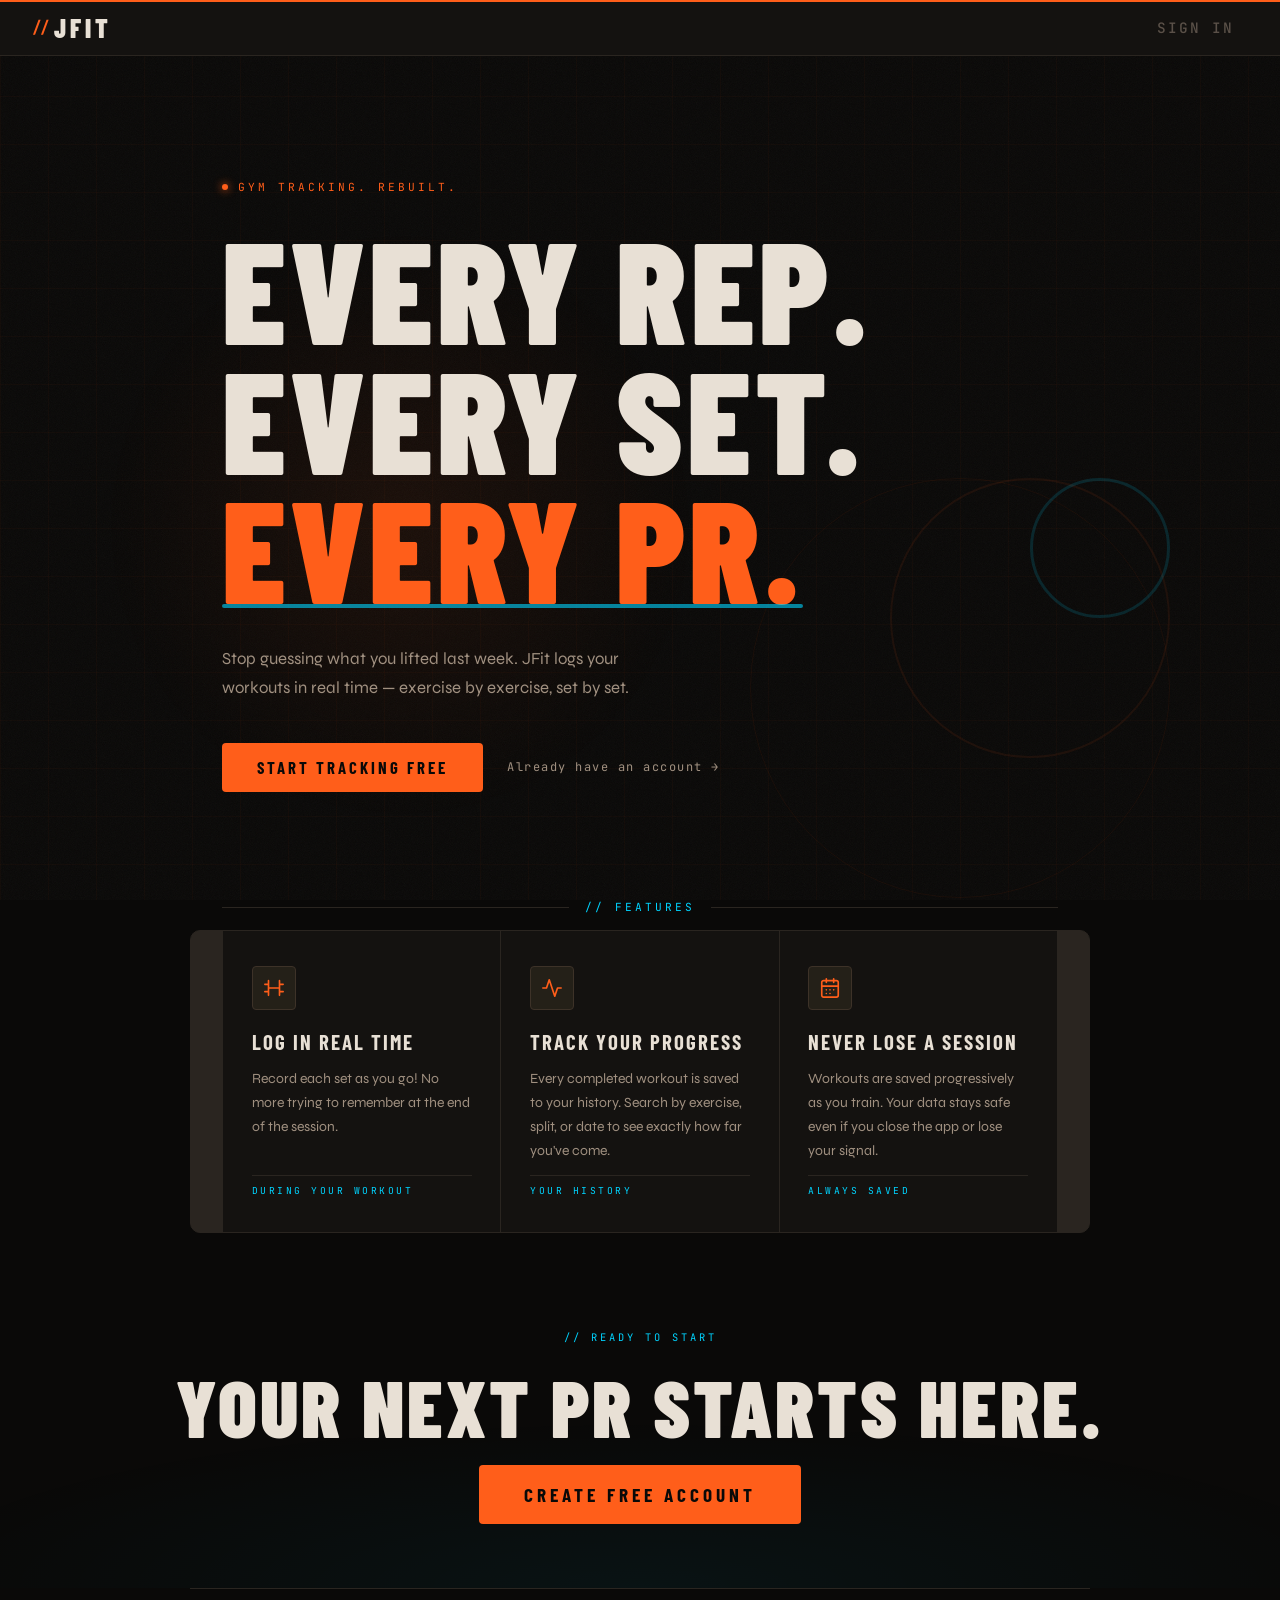
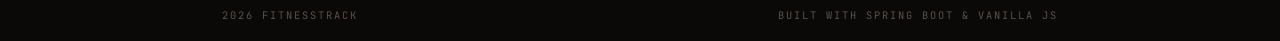
<file: frontend/index.html>
<!DOCTYPE html>
<html lang="en">
    <head>
        <meta charset="UTF-8">
        <meta name="viewport" content="width=device-width, initial-scale=1.0">
        <title>Just Fitness</title>
        <link rel="stylesheet" href="style.css">
    </head>
    <body class="landing-page">

        <nav id="nav">
            <h1>JFit</h1>
            <a href="pages/signin.html">Sign In</a>
            <a href="pages/dashboard.html" id="dashboard-link" style="display:none">Dashboard</a>
            <a href="#" id="logout-link" onclick="logout()" style="display:none">Logout</a>
        </nav>

        <section class="hero">
            <div class="hero-eyebrow">
                <span class="eyebrow-dot"></span>
                <span>Gym Tracking. Rebuilt.</span>
            </div>

            <h1 class="hero-headline">
                Every Rep.<br>
                Every Set.<br>
                <em>Every PR.</em>
            </h1>

            <p class="hero-sub">
                Stop guessing what you lifted last week.
                JFit logs your workouts in real time —
                exercise by exercise, set by set.
            </p>

            <div class="hero-cta">
                <a href="pages/signup.html" class="cta-primary">Start Tracking Free</a>
                <a href="pages/signin.html" class="cta-ghost">Already have an account →</a>
            </div>

            <div class="hero-ring hero-ring--1" aria-hidden="true"></div>
            <div class="hero-ring hero-ring--2" aria-hidden="true"></div>
            <div class="hero-ring hero-ring--3" aria-hidden="true"></div>
        </section>

        <div class="section-divider" aria-hidden="true">
            <span>// FEATURES</span>
        </div>

        <section class="features">

            <div class="feature-card">
                <div class="feature-icon">
                    <svg width="22" height="22" viewBox="0 0 24 24" fill="none" stroke="currentColor" stroke-width="1.8" stroke-linecap="round" stroke-linejoin="round">
                        <path d="M6 4v16M18 4v16M2 8h4M18 8h4M2 16h4M18 16h4M6 12h12"/>
                    </svg>
                </div>
                <h3>Log In Real Time</h3>
                <p>Record each set as you go! No more trying to remember at the end of the session.</p>
                <div class="feature-tag">DURING YOUR WORKOUT</div>
            </div>

            <div class="feature-card">
                <div class="feature-icon">
                    <svg width="22" height="22" viewBox="0 0 24 24" fill="none" stroke="currentColor" stroke-width="1.8" stroke-linecap="round" stroke-linejoin="round">
                        <polyline points="22 12 18 12 15 21 9 3 6 12 2 12"/>
                    </svg>
                </div>
                <h3>Track Your Progress</h3>
                <p>Every completed workout is saved to your history. Search by exercise, split, or date to see exactly how far you've come.</p>
                <div class="feature-tag">YOUR HISTORY</div>
            </div>

            <div class="feature-card">
                <div class="feature-icon">
                    <svg width="22" height="22" viewBox="0 0 24 24" fill="none" stroke="currentColor" stroke-width="1.8" stroke-linecap="round" stroke-linejoin="round">
                        <rect x="3" y="4" width="18" height="18" rx="2"/><path d="M16 2v4M8 2v4M3 10h18"/>
                        <path d="M8 14h.01M12 14h.01M16 14h.01M8 18h.01M12 18h.01"/>
                    </svg>
                </div>
                <h3>Never Lose a Session</h3>
                <p>Workouts are saved progressively as you train. Your data stays safe even if you close the app or lose your signal.</p>
                <div class="feature-tag">ALWAYS SAVED</div>
            </div>

        </section>

        <section class="closing-cta">
            <p class="closing-label">// READY TO START</p>
            <h2 class="closing-headline">Your next PR starts here.</h2>
            <a href="pages/signup.html" class="cta-primary cta-large">Create Free Account</a>
        </section>

        <footer class="landing-footer">
            <span>2026 FitnessTrack</span>
            <span>Built with Spring Boot &amp; Vanilla JS</span>
        </footer>

        <!-- Confirmation Modal -->
        <div id="confirm-modal" class="modal-overlay" style="display:none">
            <div class="modal">
                <p class="modal-message" id="modal-message"></p>
                <div class="modal-actions">
                    <button class="modal-confirm" id="modal-confirm-btn">Confirm</button>
                    <button class="modal-cancel" onclick="closeModal()">Cancel</button>
                </div>
            </div>
        </div>

        <script src="js/api.js"></script>
        <script src="js/app.js"></script>
    </body>
</html>
</file>
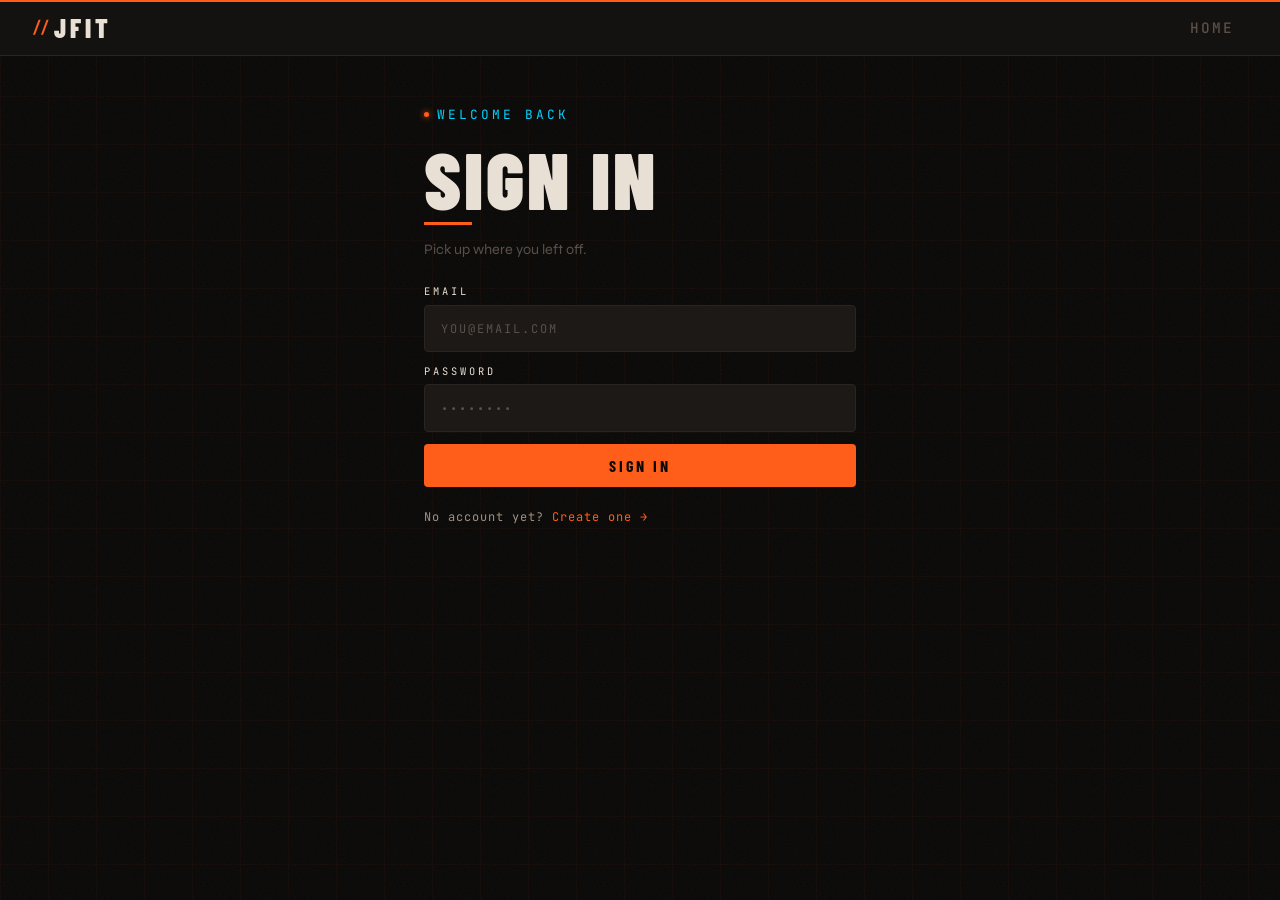
<file: frontend/pages/dashboard.html>
<!DOCTYPE html>
<html lang="en">
    <head>
        <meta charset="UTF-8">
        <title>Dashboard</title>
        <link rel="stylesheet" href="../style.css">
    </head>
    <body onload="loadDashboard()">

        <nav id="nav">
            <h1>JFit</h1>
            <a href="../index.html">Home</a>
            <a href="dashboard.html">Dashboard</a>
            <a href="#" id="logout-link" onclick="logout()" style="display:none">Logout</a>
        </nav>

        <main>
            <div id="welcome-message"></div>

            <div id="resume-section" style="display:none">
                <p id="resume-workout-name"></p>
                <button onclick="resumeWorkout()">Resume</button>
                <button onclick="saveAndContinue('end')">End</button>
                <button onclick="cancelWorkout()">Cancel</button>
            </div>
            
            <div id="start-section">
                <button onclick="window.location.href='workout.html'">Start New Workout</button>
            </div>

            <div class="search-container">
                
                <select id="search-filter">
                    <option value="workout">Workout Name</option>
                    <option value="exercise">Exercise Name</option>
                    <option value="date">Date</option>
                </select>

                <input type="text" id="search-input" placeholder="Search...">
                <button onclick="search()">Search</button>
            </div>

            <p id="message"></p>
            
            <div class="section-header search">
                <span class="section-label search">Search Results</span>
                <button class="clear-btn" onclick="clearSearch()" id="clear-search-btn" style="display:none">Clear</button>
            </div>
            <div id="search-results"></div>

            <div class="section-header">
                <span class="section-label">Past Workouts</span>
            </div>
            <div id="workout-list"></div>

        </main>

        <!-- Confirmation Modal -->
        <div id="confirm-modal" class="modal-overlay" style="display:none">
            <div class="modal">
                <p class="modal-message" id="modal-message"></p>
                <div class="modal-actions">
                    <button class="modal-confirm" id="modal-confirm-btn">Confirm</button>
                    <button class="modal-cancel" onclick="closeModal()">Cancel</button>
                </div>
            </div>
        </div>

        <script src="../js/api.js"></script>
        <script src="../js/app.js"></script>
    </body>
</html>
</file>
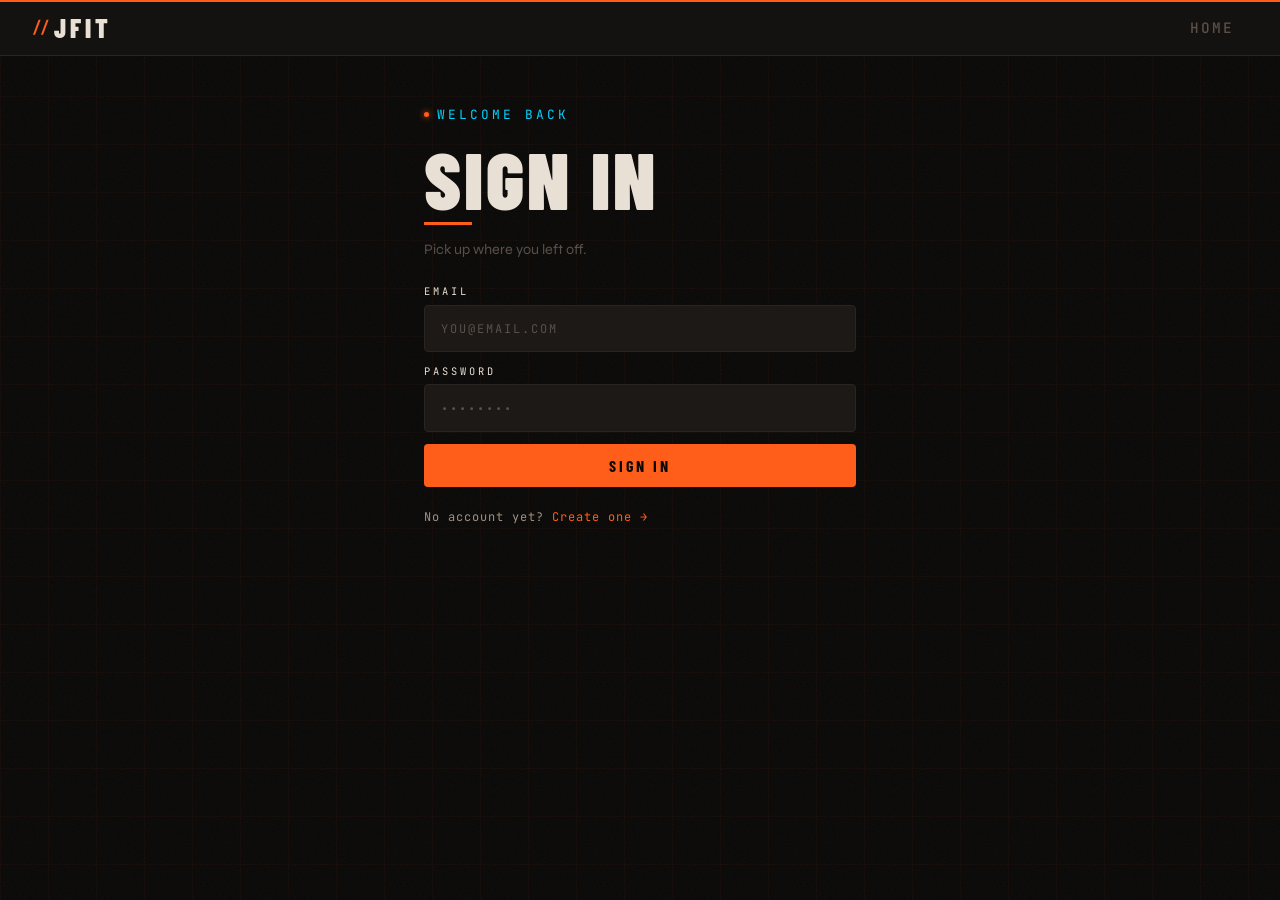
<file: frontend/pages/exercise.html>
<!DOCTYPE html>
<html lang="en">
    <head>
        <meta charset="UTF-8">
        <title>Exercise — JFit</title>
        <link rel="stylesheet" href="../style.css">
    </head>

    <body onload="loadExercisePage()">
        <nav id="nav">
            <h1>JFit</h1>
            <a href="../index.html">Home</a>
            <a href="dashboard.html">Dashboard</a>
            <a href="#" id="logout-link" onclick="logout()" style="display:none">Logout</a>
        </nav>

        <div class="flow-bar">
            <div class="flow-step flow-step--done">
                <span class="flow-step__num">01</span>
                <span class="flow-step__label">Choose Split</span>
            </div>
            <div class="flow-connector flow-connector--done"></div>
            <div class="flow-step flow-step--active">
                <span class="flow-step__num">02</span>
                <span class="flow-step__label">Log Exercise</span>
            </div>
            <div class="flow-connector"></div>
            <div class="flow-step">
                <span class="flow-step__num">03</span>
                <span class="flow-step__label">Track Sets</span>
            </div>
        </div>

        <main>
            
            <p class="page-eyebrow">
                <span class="eyebrow-dot-sm"></span>
                <span id="workout-title"></span>
            </p>

            <h2>Choose an<br>Exercise</h2>

            <p class="field-label">Exercise name:</p>

            <input id="exercise-name"
                   placeholder="e.g. Squat, Bench Press, Deadlift...">

            <div class="quick-picks">
                <span class="quick-pick-label">Quick pick:</span>
                <button type="button" class="chip" onclick="setExercise('Squat')">Squat</button>
                <button type="button" class="chip" onclick="setExercise('Bench Press')">Bench</button>
                <button type="button" class="chip" onclick="setExercise('Deadlift')">Deadlift</button>
                <button type="button" class="chip" onclick="setExercise('Push Ups')">Push Ups</button>
                <button type="button" class="chip" onclick="setExercise('Pull Ups')">Pull Ups</button>
                <button type="button" class="chip" onclick="setExercise('Dips')">Dips</button>
            </div>

            <button onclick="createExercise()">Continue</button>

            <p id="message"></p>
        </main>

        <!-- Confirmation Modal -->
        <div id="confirm-modal" class="modal-overlay" style="display:none">
            <div class="modal">
                <p class="modal-message" id="modal-message"></p>
                <div class="modal-actions">
                    <button class="modal-confirm" id="modal-confirm-btn">Confirm</button>
                    <button class="modal-cancel" onclick="closeModal()">Cancel</button>
                </div>
            </div>
        </div>

        <script src="../js/api.js"></script>
        <script src="../js/app.js"></script>
    </body>
</html>
</file>
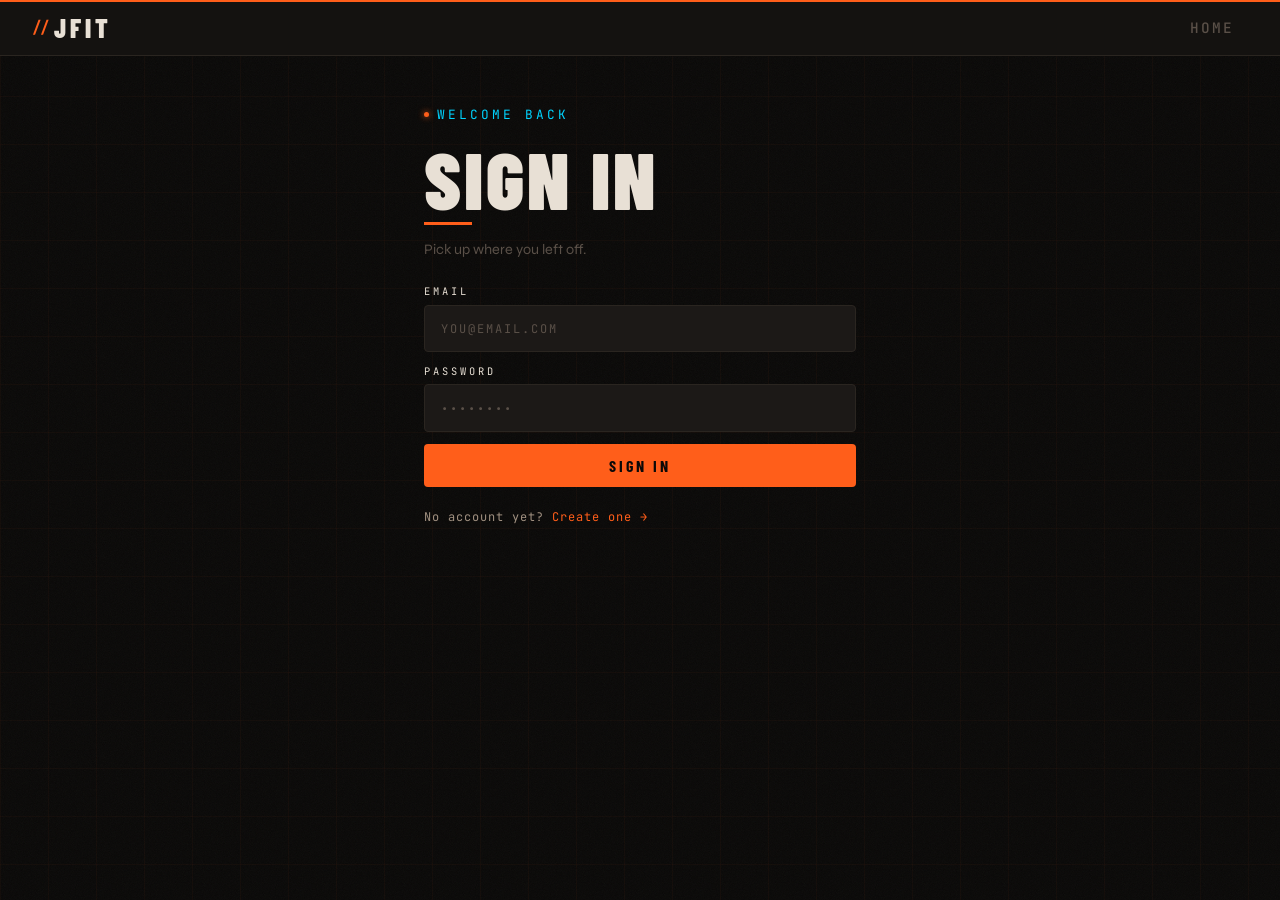
<file: frontend/pages/sets.html>
<!DOCTYPE html>
<html lang="en">
    <head>
        <meta charset="UTF-8">
        <title>Sets — JFit</title>
        <link rel="stylesheet" href="../style.css">
    </head>

    <body onload="loadSetsPage()">
        <nav>
            <h1>JFit</h1>
            <a href="../index.html">Home</a>
            <a href="dashboard.html">Dashboard</a>
            <a href="#" id="logout-link" onclick="logout()" style="display:none">Logout</a>
        </nav>

        <div class="flow-bar">
            <div class="flow-step flow-step--done">
                <span class="flow-step__num">01</span>
                <span class="flow-step__label">Choose Split</span>
            </div>
            <div class="flow-connector flow-connector--done"></div>
            <div class="flow-step flow-step--done">
                <span class="flow-step__num">02</span>
                <span class="flow-step__label">Log Exercise</span>
            </div>
            <div class="flow-connector flow-connector--done"></div>
            <div class="flow-step flow-step--active">
                <span class="flow-step__num">03</span>
                <span class="flow-step__label">Track Sets</span>
            </div>
        </div>

        <main>
           
            <p class="sets-context">
                <span class="eyebrow-dot-sm"></span>
                <span id="workout-title"></span>
            </p>

            <h2 id="exercise-title"></h2>

           
            <div id="sets-counter">Set 1</div>

            <div id="set-input">
                <div class="set-row">
                    <div class="input-group">
                        <label class="input-label">Reps</label>
                        <input type="number" id="reps" placeholder="0">
                    </div>
                    <div class="input-group">
                        <label class="input-label">Weight<span class="input-unit">(lbs)</span></label>
                        <input type="number" id="weight" placeholder="0">
                    </div>
                </div>
                <button onclick="saveSet()">Log Set</button>
            </div>

            <div id="sets-log" class="sets-log"></div>

            <div id="finish-buttons">
                <button onclick="saveAndContinue('end')">End Workout</button>
                <button onclick="saveAndContinue('exercise')">Add Another Exercise</button>
            </div>

            <p id="message"></p>
        </main>

        <!-- Confirmation Modal -->
        <div id="confirm-modal" class="modal-overlay" style="display:none">
            <div class="modal">
                <p class="modal-message" id="modal-message"></p>
                <div class="modal-actions">
                    <button class="modal-confirm" id="modal-confirm-btn">Confirm</button>
                    <button class="modal-cancel" onclick="closeModal()">Cancel</button>
                </div>
            </div>
        </div>

        <script src="../js/api.js"></script>
        <script src="../js/app.js"></script>
    </body>
</html>
</file>
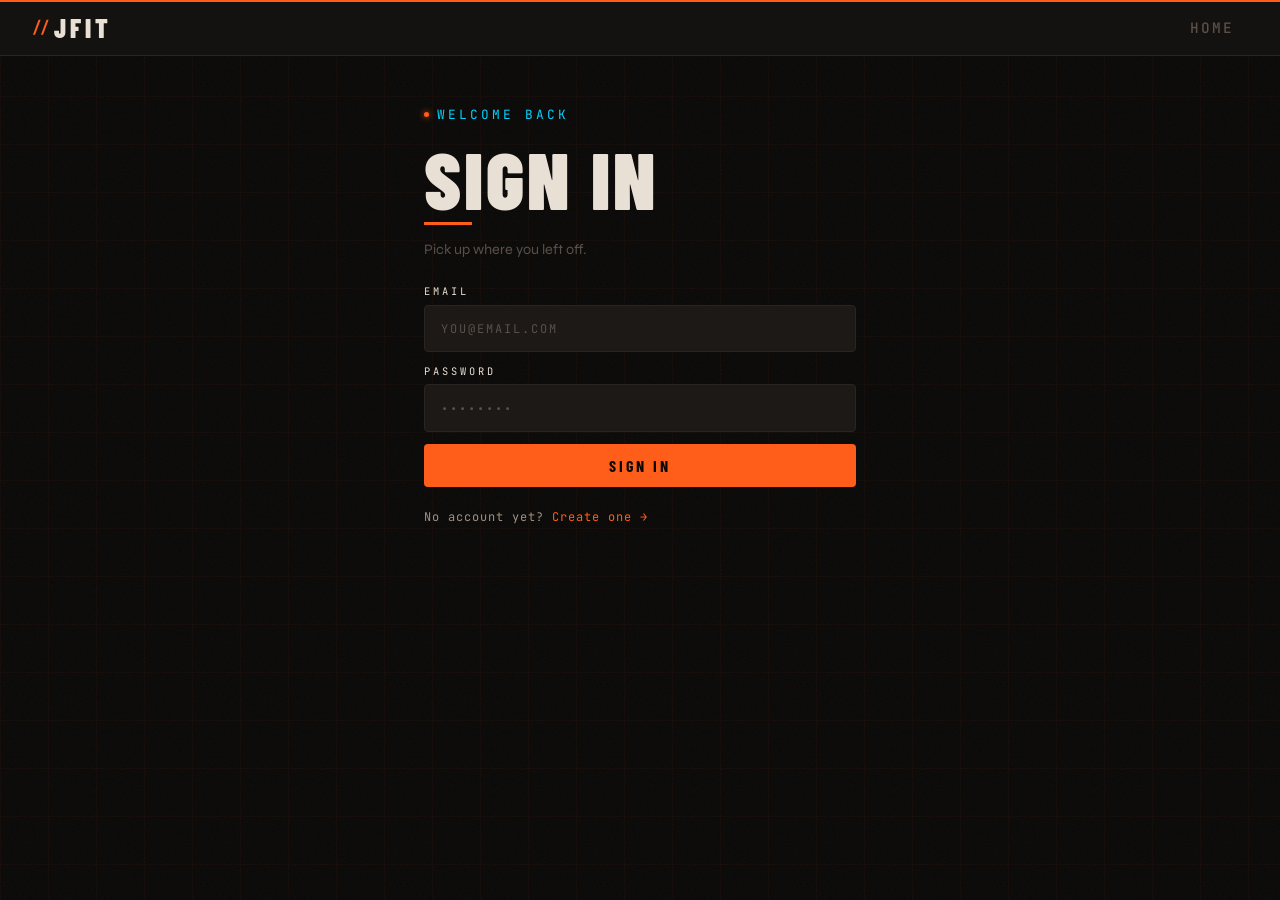
<file: frontend/pages/signin.html>
<!DOCTYPE html>
<html lang="en">
    <head>
        <meta charset="UTF-8">
        <title>Sign In — JFit</title>
        <link rel="stylesheet" href="../style.css">
    </head>

    <body onload="loadLogin()">
        <nav>
            <h1>JFit</h1>
            <a href="../index.html">Home</a>
        </nav>

        <main class="auth-main">

            <p class="page-eyebrow">
                <span class="eyebrow-dot-sm"></span>
                Welcome Back
            </p>

            <h2>Sign In</h2>

            <p class="auth-sub">Pick up where you left off.</p>

            <div id="signin-form" class="auth-form">
                <div class="input-group">
                    <label class="input-label">Email</label>
                    <input type="email" id="email" placeholder="you@email.com">
                </div>
                <div class="input-group">
                    <label class="input-label">Password</label>
                    <input type="password" id="password" placeholder="••••••••">
                </div>
                <button onclick="signIn()">Sign In</button>
            </div>

            <a href="signup.html" class="auth-switch">
                No account yet? <span>Create one →</span>
            </a>

            <p id="message"></p>
        </main>

        <script src="../js/api.js"></script>
        <script src="../js/app.js"></script>
    </body>
</html>
</file>
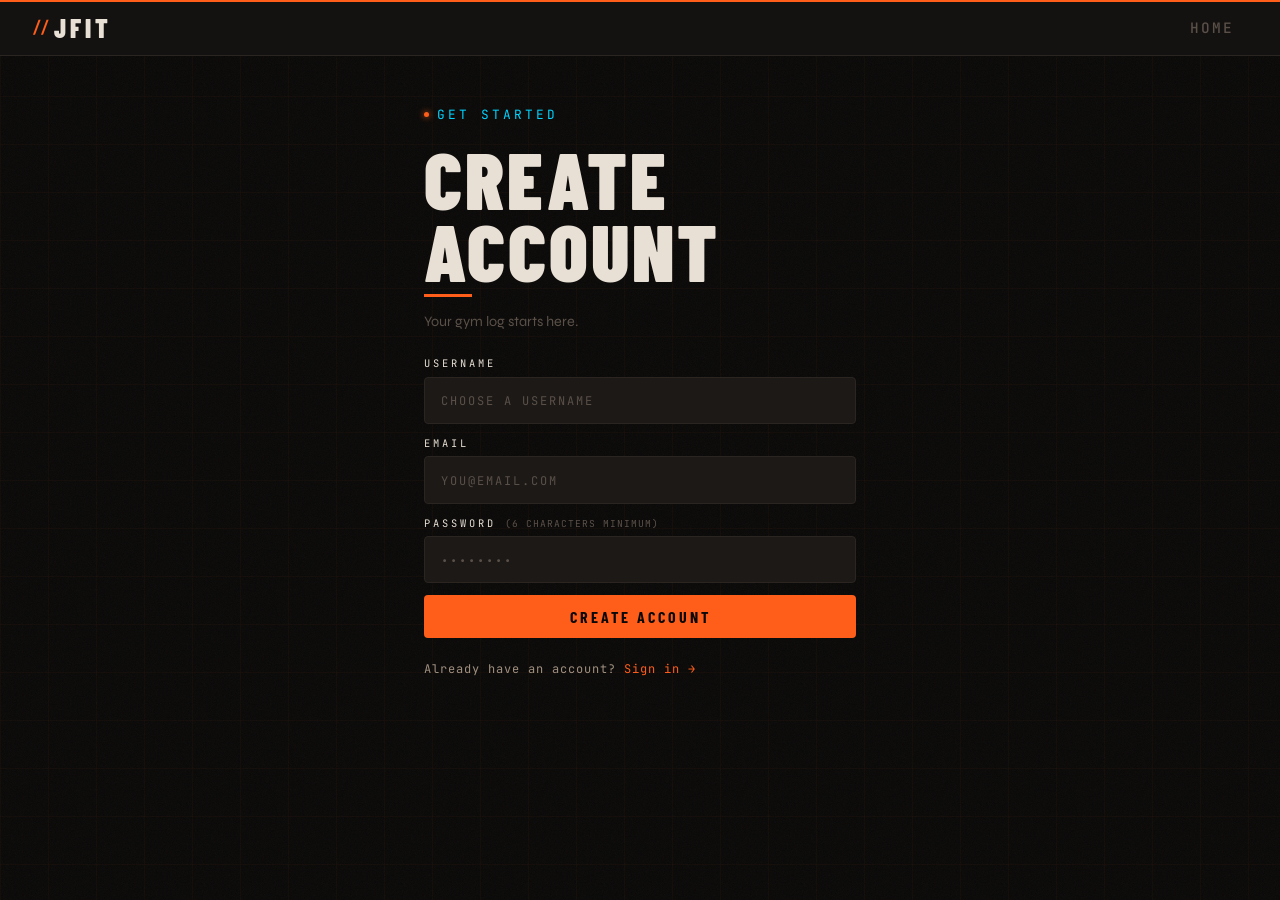
<file: frontend/pages/signup.html>
<!DOCTYPE html>
<html lang="en">
    <head>
        <meta charset="UTF-8">
        <title>Sign Up — JFit</title>
        <link rel="stylesheet" href="../style.css">
    </head>

    <body>
        <nav>
            <h1>JFit</h1>
            <a href="../index.html">Home</a>
        </nav>

        <main class="auth-main">

            <p class="page-eyebrow">
                <span class="eyebrow-dot-sm"></span>
                Get Started
            </p>

            <h2>Create<br>Account</h2>

            <p class="auth-sub">Your gym log starts here.</p>

            <div id="signup-form" class="auth-form">
                <div class="input-group">
                    <label class="input-label">Username</label>
                    <input type="text" id="username" placeholder="Choose a username">
                </div>
                <div class="input-group">
                    <label class="input-label">Email</label>
                    <input type="email" id="email" placeholder="you@email.com">
                </div>
                <div class="input-group">
                    <label class="input-label">Password <span class="input-unit">(6 characters minimum)</span></label>
                    <input type="password" id="password" placeholder="••••••••">
                </div>
                <button onclick="signUp()">Create Account</button>
            </div>

            <a href="signin.html" class="auth-switch">
                Already have an account? <span>Sign in →</span>
            </a>

            <p id="message"></p>
        </main>

        <script src="../js/api.js"></script>
        <script src="../js/app.js"></script>
    </body>
</html>
</file>
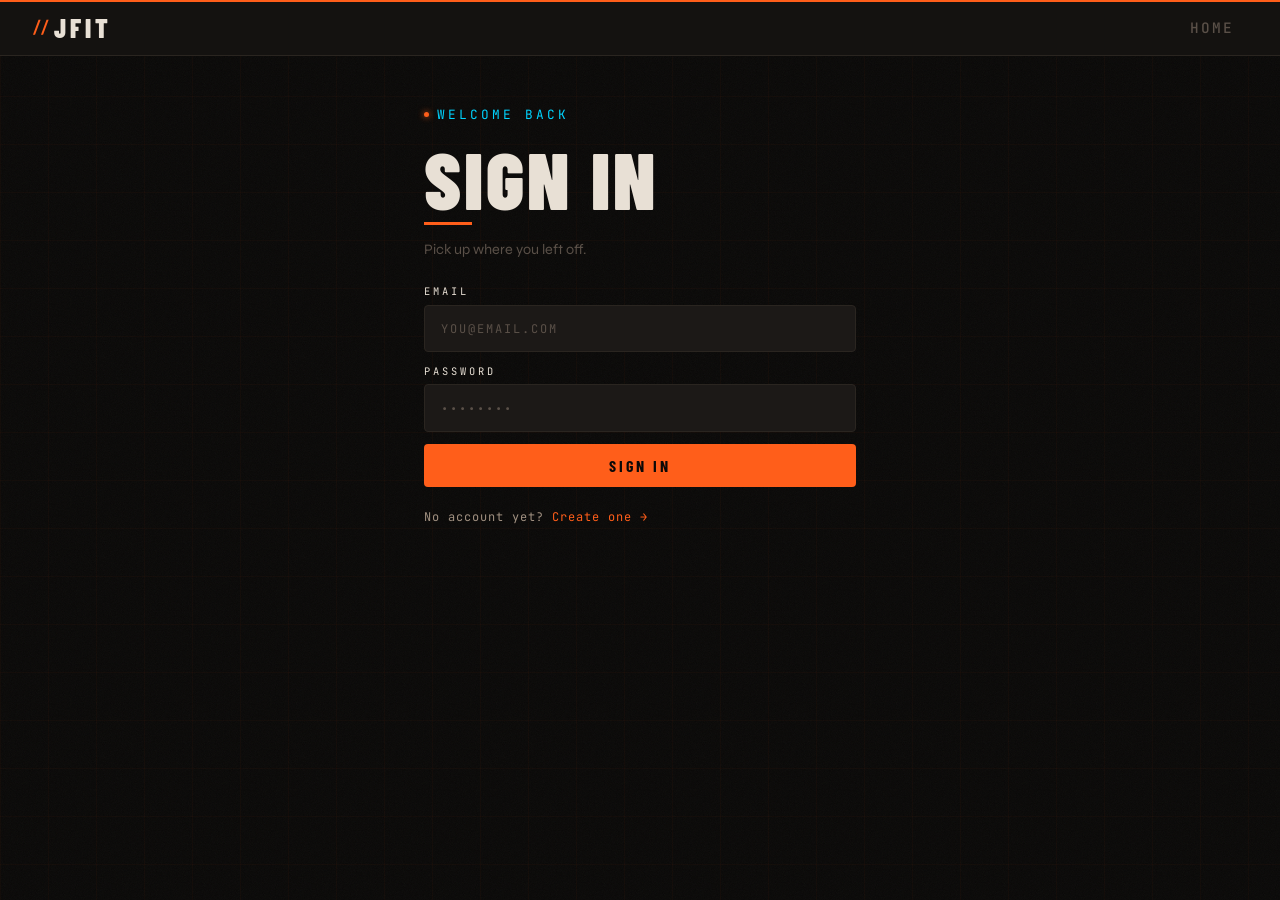
<file: frontend/pages/workout.html>
<!DOCTYPE html>
<html lang="en">
    <head>
        <meta charset="UTF-8">
        <title>Workout — JFit</title>
        <link rel="stylesheet" href="../style.css">
    </head>

    <body>
        <nav id="nav">
            <h1>JFit</h1>
            <a href="../index.html">Home</a>
            <a href="dashboard.html">Dashboard</a>
            <a href="#" id="logout-link" onclick="logout()" style="display:none">Logout</a>
        </nav>

        <div class="flow-bar">
            <div class="flow-step flow-step--active">
                <span class="flow-step__num">01</span>
                <span class="flow-step__label">Choose Split</span>
            </div>
            <div class="flow-connector"></div>
            <div class="flow-step">
                <span class="flow-step__num">02</span>
                <span class="flow-step__label">Log Exercise</span>
            </div>
            <div class="flow-connector"></div>
            <div class="flow-step">
                <span class="flow-step__num">03</span>
                <span class="flow-step__label">Track Sets</span>
            </div>
        </div>

        <main>
            
            <p class="page-eyebrow">
                <span class="eyebrow-dot-sm"></span>
                New Session
            </p>

            <h2>Today's<br>Workout</h2>

            <p class="field-label">Select your split</p>

            <select id="workout-select" onchange="handleWorkoutChoice()">
                <option value="" disabled selected>— Choose split —</option>
                <option value="Leg Day">Legs</option>
                <option value="Push Day">Push</option>
                <option value="Pull Day">Pull</option>
                <option value="Chest/Back Day">Chest and Back</option>
                <option value="Shoulders/Arms Day">Shoulders and Arms</option>
                <option value="other">Enter custom split</option>
            </select>

            <input type="text" id="custom-workout"
                   placeholder="Name your split..."
                   style="display:none">

            <button onclick="createWorkout()">
                Start Session
            </button>

            <p id="message"></p>
        </main>

        <!-- Confirmation Modal -->
        <div id="confirm-modal" class="modal-overlay" style="display:none">
            <div class="modal">
                <p class="modal-message" id="modal-message"></p>
                <div class="modal-actions">
                    <button class="modal-confirm" id="modal-confirm-btn">Confirm</button>
                    <button class="modal-cancel" onclick="closeModal()">Cancel</button>
                </div>
            </div>
        </div>

        <script src="../js/api.js"></script>
        <script src="../js/app.js"></script>
    </body>
</html>
</file>
<file: frontend/style.css>
@import url('https://fonts.googleapis.com/css2?family=Barlow+Condensed:ital,wght@0,300;0,400;0,600;0,700;0,800;0,900;1,700&family=JetBrains+Mono:wght@300;400;500;700&family=Syne:wght@400;500;600&display=swap');

/* ── Design Tokens ──────────────────────────────────── */
:root {
  --bg:           #0a0908;
  --bg-2:         #0f0d0b;
  --surface:      #141210;
  --surface-2:    #1c1917;
  --surface-3:    #242018;
  --border:       #2a2520;
  --border-hot:   #3d3228;

  --orange:       #ff5e1a;
  --orange-dim:   #cc4a14;
  --orange-glow:  rgba(255, 94, 26, 0.15);
  --orange-glow2: rgba(255, 94, 26, 0.06);

  --cyan:         #00d4ff;
  --cyan-dim:     #009cc0;
  --cyan-glow:    rgba(0, 212, 255, 0.12);

  --gold:         #c8922a;
  --gold-dim:     #a07520;

  --text:         #e8e0d5;
  --text-2:       #a09080;
  --text-3:       #5a5048;

  --font-display: 'Barlow Condensed', sans-serif;
  --font-mono:    'JetBrains Mono', monospace;
  --font-body:    'Syne', sans-serif;

  --radius-sm:    4px;
  --radius:       6px;
  --radius-lg:    10px;

  --transition:   all 0.18s cubic-bezier(0.4, 0, 0.2, 1);
}

/* ── Reset ──────────────────────────────────────────── */
*, *::before, *::after { box-sizing: border-box; margin: 0; padding: 0; }
html { font-size: 16px; scroll-behavior: smooth; }

/* ── Grain Texture ───────────────────────────────────── */
body::before {
  content: '';
  position: fixed;
  inset: 0;
  z-index: 0;
  pointer-events: none;
  opacity: 0.04;
  background-image: url("data:image/svg+xml,%3Csvg viewBox='0 0 256 256' xmlns='http://www.w3.org/2000/svg'%3E%3Cfilter id='noise'%3E%3CfeTurbulence type='fractalNoise' baseFrequency='0.9' numOctaves='4' stitchTiles='stitch'/%3E%3C/filter%3E%3Crect width='100%25' height='100%25' filter='url(%23noise)'/%3E%3C/svg%3E");
  background-size: 200px 200px;
}

/* ── Grid Lines Background ───────────────────────────── */
body::after {
  content: '';
  position: fixed;
  inset: 0;
  z-index: 0;
  pointer-events: none;
  background-image:
    linear-gradient(rgba(255,94,26,0.03) 1px, transparent 1px),
    linear-gradient(90deg, rgba(255,94,26,0.03) 1px, transparent 1px);
  background-size: 48px 48px;
}

body {
  background: var(--bg);
  color: var(--text);
  font-family: var(--font-body);
  min-height: 100vh;
  display: flex;
  flex-direction: column;
  position: relative;
  overflow-x: hidden;
}

/* ── Animations ──────────────────────────────────────── */
@keyframes fadeUp {
  from { opacity: 0; transform: translateY(16px); }
  to   { opacity: 1; transform: translateY(0); }
}

@keyframes slideIn {
  from { opacity: 0; transform: translateX(-12px); }
  to   { opacity: 1; transform: translateX(0); }
}

@keyframes pulseGlow {
  0%, 100% { box-shadow: 0 0 0 0 var(--orange-glow); }
  50%       { box-shadow: 0 0 20px 4px var(--orange-glow); }
}

@keyframes blink {
  0%, 100% { opacity: 1; }
  50%       { opacity: 0; }
}

nav  { animation: slideIn 0.9s ease both; }
main { animation: fadeUp 0.9s ease 0.1s both; }

/* ── Nav ─────────────────────────────────────────────── */
nav {
  position: sticky;
  top: 0;
  z-index: 100;
  display: flex;
  align-items: center;
  gap: 2rem;
  padding: 0 2rem;
  height: 56px;
  background: var(--surface);
  border-bottom: 1px solid var(--border);
  box-shadow: inset 0 2px 0 0 var(--orange);
}

nav h1 {
  font-family: var(--font-display);
  font-size: 1.6rem;
  font-weight: 900;
  letter-spacing: 4px;
  text-transform: uppercase;
  color: var(--text);
  margin-right: auto;
  display: flex;
  align-items: center;
  gap: 0.4rem;
}

nav h1::before {
  content: '//';
  color: var(--orange);
  font-family: var(--font-mono);
  font-size: 1rem;
  font-weight: 700;
  letter-spacing: -2px;
}

nav a {
  font-family: var(--font-mono);
  font-size: 0.9rem;
  font-weight: 500;
  letter-spacing: 2px;
  text-transform: uppercase;
  color: var(--text-3);
  text-decoration: none;
  padding: 0.3rem 0.8rem;
  border: 1px solid transparent;
  border-radius: var(--radius-sm);
  transition: var(--transition);
}

nav a:hover {
  color: var(--orange);
  border-color: var(--border-hot);
  background: var(--orange-glow2);
}

/* ── Main ────────────────────────────────────────────── */
main {
  position: relative;
  z-index: 1;
  flex: 1;
  max-width: 680px;
  width: 100%;
  margin: 0 auto;
  padding: 3rem 1.5rem;
  display: flex;
  flex-direction: column;
  gap: 1.4rem;
}

/* ── Typography ──────────────────────────────────────── */
h2 {
  font-family: var(--font-display);
  font-size: 3.5rem;
  font-weight: 900;
  letter-spacing: 3px;
  text-transform: uppercase;
  line-height: 0.95;
  color: var(--text);
}

h2::after {
  content: '';
  display: block;
  width: 3rem;
  height: 3px;
  background: var(--orange);
  margin-top: 0.5rem;
}

h3 {
  font-family: var(--font-mono);
  font-size: 0.7rem;
  font-weight: 500;
  letter-spacing: 3px;
  text-transform: uppercase;
  color: var(--text-3);
}

h4 {
  font-family: var(--font-display);
  font-size: 1.1rem;
  font-weight: 700;
  letter-spacing: 2px;
  text-transform: uppercase;
  color: var(--cyan);
}

p {
  font-family: var(--font-body);
  font-size: 0.9rem;
  color: var(--text-2);
  line-height: 1.7;
}

a {
  font-family: var(--font-mono);
  font-size: 0.75rem;
  letter-spacing: 1px;
  color: var(--orange);
  text-decoration: none;
  transition: var(--transition);
}

a:hover { color: var(--text); text-decoration: underline; }

/* ── Inputs ──────────────────────────────────────────── */
input, select {
  width: 100%;
  background: var(--surface-2);
  border: 1px solid var(--border);
  border-radius: var(--radius-sm);
  color: var(--text);
  font-family: var(--font-mono);
  font-size: 0.85rem;
  letter-spacing: 0.5px;
  padding: 0.85rem 1rem;
  outline: none;
  transition: var(--transition);
  appearance: none;
}

input::placeholder {
  color: var(--text-3);
  font-family: var(--font-mono);
  font-size: 0.75rem;
  letter-spacing: 2px;
  text-transform: uppercase;
}

input:focus, select:focus {
  border-color: var(--orange);
  background: var(--surface-3);
  box-shadow: 0 0 0 3px var(--orange-glow);
}

input[type="number"] { -moz-appearance: textfield; }
input[type="number"]::-webkit-inner-spin-button,
input[type="number"]::-webkit-outer-spin-button { display: none; }

select {
  background-image: url("data:image/svg+xml,%3Csvg xmlns='http://www.w3.org/2000/svg' width='10' height='6'%3E%3Cpath d='M0 0l5 6 5-6z' fill='%23ff5e1a'/%3E%3C/svg%3E");
  background-repeat: no-repeat;
  background-position: right 1rem center;
  padding-right: 2.5rem;
}

select option { background: var(--surface-2); color: var(--text); }

/* ── Buttons ─────────────────────────────────────────── */
button {
  position: relative;
  overflow: hidden;
  background: var(--orange);
  color: #0a0908;
  border: none;
  border-radius: var(--radius-sm);
  font-family: var(--font-display);
  font-size: 1rem;
  font-weight: 700;
  letter-spacing: 3px;
  text-transform: uppercase;
  padding: 0.75rem 1.6rem;
  cursor: pointer;
  transition: var(--transition);
}

button::before {
  content: '';
  position: absolute;
  top: 0; left: -100%;
  width: 60%;
  height: 100%;
  background: linear-gradient(90deg, transparent, rgba(255,255,255,0.2), transparent);
  transition: left 0.4s ease;
}

button:hover::before { left: 150%; }
button:hover { background: var(--orange-dim); box-shadow: 0 4px 20px var(--orange-glow); }
button:active { transform: scale(0.97); }

button.secondary {
  background: transparent;
  color: var(--text-2);
  border: 1px solid var(--border);
  font-size: 0.85rem;
  letter-spacing: 2px;
}

button.secondary:hover {
  border-color: var(--cyan);
  color: var(--cyan);
  box-shadow: 0 4px 16px var(--cyan-glow);
  background: transparent;
}

button.danger {
  background: transparent;
  color: var(--text-3);
  border: 1px solid var(--border);
  font-size: 0.8rem;
  letter-spacing: 2px;
}

button.danger:hover {
  color: #ff4040;
  border-color: #ff4040;
  box-shadow: 0 0 12px rgba(255,64,64,0.2);
  background: transparent;
}

/* ── Message ─────────────────────────────────────────── */
#message {
  font-family: var(--font-mono);
  font-size: 0.75rem;
  letter-spacing: 1.5px;
  text-transform: uppercase;
  min-height: 1rem;
  padding: 0.4rem 0;
}

/* ── Forms ───────────────────────────────────────────── */
#signup-form, #signin-form {
  display: flex;
  flex-direction: column;
  gap: 0.75rem;
}

/* ── Workout Cards ───────────────────────────────────── */
.workout-card {
  position: relative;
  background: var(--surface);
  border: 1px solid var(--border);
  border-radius: var(--radius);
  padding: 1.4rem 1.6rem;
  display: flex;
  flex-direction: column;
  gap: 0.6rem;
  transition: var(--transition);
  overflow: hidden;
  animation: fadeUp 0.4s ease both;
}

.workout-card::before {
  content: '';
  position: absolute;
  left: 0; top: 0;
  width: 3px;
  height: 100%;
  background: var(--orange);
  transform: scaleY(0);
  transform-origin: bottom;
  transition: transform 0.25s ease;
}

.workout-card:hover {
  border-color: var(--border-hot);
  background: var(--surface-2);
  transform: translateX(3px);
}

.workout-card:hover::before { transform: scaleY(1); }

.workout-card h3 {
  font-family: var(--font-display);
  font-size: 1.6rem;
  font-weight: 800;
  letter-spacing: 3px;
  text-transform: uppercase;
  color: var(--text);
}

.workout-card p {
  font-family: var(--font-mono);
  font-size: 0.7rem;
  letter-spacing: 2px;
  color: var(--text-3);
  text-transform: uppercase;
}

.workout-card button {
  align-self: flex-start;
  padding: 0.45rem 1rem;
  font-size: 0.75rem;
  letter-spacing: 2px;
  margin-top: 0.2rem;
}

/* ── Workout Details ─────────────────────────────────── */
.workout-details {
  margin-top: 1rem;
  padding-top: 1rem;
  border-top: 1px solid var(--border);
  display: flex;
  flex-direction: column;
  gap: 1rem;
}

.exercise-detail {
  padding: 0.8rem 1rem;
  background: var(--bg-2);
  border-left: 2px solid var(--cyan);
  border-radius: 0 var(--radius-sm) var(--radius-sm) 0;
}

.exercise-detail h4 {
  margin-bottom: 0.5rem;
  font-size: 0.85rem;
  letter-spacing: 3px;
}

.exercise-detail p {
  font-family: var(--font-mono);
  font-size: 0.75rem;
  color: var(--text-2);
  letter-spacing: 1px;
  line-height: 1.8;
}

/* ── Section Headers ─────────────────────────────────── */
.section-header {
    display: flex;
    align-items: center;
    justify-content: space-between;
    padding-bottom: 0.6rem;
    border-bottom: 1px solid var(--border);
    margin-top: 0.5rem;
}

.section-label {
    font-family: var(--font-mono);
    font-size: 0.8rem;
    letter-spacing: 3px;
    text-transform: uppercase;
    color: var(--orange);
    display: flex;
    align-items: center;
    gap: 0.5rem;
}

.section-label::before{
    content: '';
    display: inline-block;
    width: 1.2rem;
    height: 1px;
    background: var(--orange);
}

.clear-btn {
    background: black;
    color: var(--text-2);
    border: 1px solid var(--border);
    font-family: var(--font-mono);
    font-size: 0.65rem;
    letter-spacing: 2px;
    text-transform: uppercase;
    padding: 0.3rem 0.8rem;
    cursor: pointer;
    border-radius: var(--radius-sm);
    transition: var(--transition);
    display: inline-flex;
    align-items: center;
    gap: 0.4rem;
}

.clear-btn::before { content: '×'; font-size: 0.9rem; }

.clear-btn:hover {
    color: var(--cyan);
    border-color: var(--cyan);
    background: transparent;
    box-shadow: none;
}

/* Hide search results section header when empty */
#search-results:empty + .section-header.search,
.section-header:has(+ #search-results:empty) {
    display: none;
}

/* ── Dashboard ───────────────────────────────────────── */
#welcome-message h2 { font-size: 2.8rem; line-height: 1; }
#welcome-message h2::after { display: none; }

#resume-section {
  background: var(--surface-2);
  border: 1px solid var(--border-hot);
  border-radius: var(--radius);
  padding: 1.2rem 1.4rem;
  display: flex;
  flex-direction: column;
  gap: 0.8rem;
  animation: pulseGlow 3s ease-in-out infinite;
  position: relative;
  overflow: hidden;
}

#resume-section::before {
  content: 'IN PROGRESS';
  position: absolute;
  top: 0.6rem; right: 1rem;
  font-family: var(--font-mono);
  font-size: 0.6rem;
  letter-spacing: 3px;
  color: var(--orange);
}

#resume-section p {
  font-family: var(--font-display);
  font-size: 1.5rem;
  font-weight: 700;
  letter-spacing: 2px;
  text-transform: uppercase;
  color: var(--text);
  padding-bottom: 20px;
  margin-left: 20px;
}

#resume-section button { 
  width: 150px;
  margin: 1px 20px;
}

#start-section button {
  width: 100%;
  font-size: 1.2rem;
  letter-spacing: 5px;
  padding: 1.1rem;
}

#workout-list {
  display: flex;
  flex-direction: column;
  gap: 0.75rem;
}

/* ── Search ──────────────────────────────────────────── */
.search-container {
  display: flex;
  gap: 0.5rem;
  align-items: stretch;
  background: var(--surface);
  border: 1px solid var(--border);
  border-radius: var(--radius);
  padding: 0.5rem;
}

.search-container select {
  width: auto;
  min-width: 140px;
  border: none;
  background: var(--surface-3);
  font-size: 0.7rem;
  padding: 0.6rem 2rem 0.6rem 0.8rem;
  border-radius: var(--radius-sm);
}

.search-container select:focus { box-shadow: none; }

.search-container input {
  flex: 1;
  border: none;
  background: transparent;
  padding: 0.6rem 0.8rem;
  font-size: 0.8rem;
}

.search-container input:focus {
  box-shadow: none;
  border: none;
  background: transparent;
}

.search-container button {
  padding: 0.6rem 1.2rem;
  font-size: 0.75rem;
  letter-spacing: 2px;
  flex-shrink: 0;
}

#search-results {
  display: flex;
  flex-direction: column;
  gap: 0.75rem;
}

/* ── Sets Breadcrumb ────────────────────────────────── */
.sets-context {
  display: flex;
  align-items: center;
  gap: 0.5rem;
  font-family: var(--font-mono);
  font-size: 0.8rem;
  letter-spacing: 3px;
  text-transform: uppercase;
  color: var(--cyan);
  margin-bottom: -0.4rem;
}

/* ── Sets Page — scoreboard ──────────────────────────── */
#sets-counter {
  font-family: var(--font-display);
  font-size: 6.5rem;
  font-weight: 900;
  letter-spacing: 8px;
  line-height: 1;
  color: var(--orange);
  text-shadow: 0 0 40px var(--orange-glow), 0 0 80px rgba(255,94,26,0.08);
  text-transform: uppercase;
}

#sets-counter::after {
  content: '...';
  animation: blink 1.2s step-end infinite;
  color: var(--cyan);
}

#set-input {
  display: flex;
  flex-direction: column;
  gap: 0.75rem;
}

.set-row {
  display: grid;
  grid-template-columns: 1fr 1fr;
  gap: 0.75rem;
}

#finish-buttons {
  display: flex;
  gap: 0.75rem;
  padding-top: 0.5rem;
  border-top: 1px solid var(--border);
  margin-top: 0.5rem;
}

#finish-buttons button:first-child {
  background: black;
  color: var(--text-1);
  border: 2px solid var(--border);
  font-size: 0.8rem;
}

#finish-buttons button:first-child:hover {
  color: red;
  border-color: red;
  box-shadow: 0 4px 16px var(--orange-glow);
  background: transparent;
}

#finish-buttons button:last-child {
  background: black;
  color: var(--text-1);
  border: 2px solid var(--border);
  font-size: 0.8rem;
}

#finish-buttons button:last-child:hover {
  color: var(--cyan);
  border-color: var(--cyan);
  box-shadow: 0 4px 16px var(--cyan-glow);
  background: transparent;
}

/* ── Logout ──────────────────────────────────────────── */

#logout-link {
    color: var(--text-3) !important;
    border: 1px solid var(--border);
    padding: 0.3rem 0.8rem !important;
    border-radius: var(--radius-sm);
    transition: var(--transition);
    font-size: 0.85rem !important;
    letter-spacing: 2px;
}

#logout-link:hover {
    color: #ff4040 !important;
    border-color: #ff4040;
    background: rgba(255, 64, 64, 0.06);
}

/* ── Landing ─────────────────────────────────────────── */
main > h2:first-of-type { font-size: 5rem; line-height: 0.9; }
main > p { max-width: 420px; }

/* ── Scrollbar ───────────────────────────────────────── */
::-webkit-scrollbar { width: 4px; }
::-webkit-scrollbar-track { background: var(--bg); }
::-webkit-scrollbar-thumb { background: var(--border-hot); border-radius: 2px; }
::-webkit-scrollbar-thumb:hover { background: var(--orange); }

/* ── Selection ───────────────────────────────────────── */
::selection { background: var(--orange); color: #0a0908; }

/* ── Responsive ──────────────────────────────────────── */
@media (max-width: 640px) {
  nav { padding: 0 1rem; gap: 1rem; }
  main { padding: 2rem 1rem; gap: 1.2rem; }
  h2 { font-size: 2.5rem; }
  main > h2:first-of-type { font-size: 3.2rem; }
  #sets-counter { font-size: 5rem; }
  .search-container { flex-wrap: wrap; }
  .search-container select { width: 100%; }
  #finish-buttons { flex-direction: column; }
  .set-row { grid-template-columns: 1fr; }
}
/* ════════════════════════════════════════════════════════
   WORKOUT / EXERCISE / SETS / AUTH — Page-specific styles
   ════════════════════════════════════════════════════════ */

/* ── Flow Bar ────────────────────────────────────────── */
.flow-bar {
  position: relative;
  z-index: 2;
  display: flex;
  align-items: center;
  padding: 0 2rem;
  height: 44px;
  background: var(--surface);
  border-bottom: 1px solid var(--border);
  overflow-x: auto;
  scrollbar-width: none;
}

.flow-bar::-webkit-scrollbar { display: none; }

.flow-step {
  display: flex;
  align-items: center;
  gap: 0.5rem;
  flex-shrink: 0;
}

.flow-step__num {
  font-family: var(--font-mono);
  font-size: 0.65rem;
  font-weight: 700;
  letter-spacing: 1px;
  color: var(--text-3);
  transition: var(--transition);
}

.flow-step__label {
  font-family: var(--font-mono);
  font-size: 0.65rem;
  letter-spacing: 2px;
  text-transform: uppercase;
  color: var(--text-3);
  transition: var(--transition);
}

.flow-step--active .flow-step__num,
.flow-step--active .flow-step__label {
  color: var(--orange);
}

.flow-step--active .flow-step__num {
  text-shadow: 0 0 8px var(--orange-glow);
}

.flow-step--done .flow-step__num,
.flow-step--done .flow-step__label {
  color: var(--cyan-dim);
}

.flow-connector {
  flex: 1;
  min-width: 2rem;
  height: 1px;
  background: var(--border);
  margin: 0 0.8rem;
}

.flow-connector--done {
  background: var(--cyan-dim);
}

/* ── Page Eyebrow ────────────────────────────────────── */
.page-eyebrow {
  display: flex;
  align-items: center;
  gap: 0.5rem;
  font-family: var(--font-mono);
  font-size: 0.8rem;
  letter-spacing: 3px;
  text-transform: uppercase;
  color: var(--cyan);
  margin-bottom: -0.4rem;
}

.eyebrow-dot-sm {
  width: 5px;
  height: 5px;
  border-radius: 50%;
  background: var(--orange);
  box-shadow: 0 0 6px var(--orange);
  flex-shrink: 0;
  animation: blink 2s ease-in-out infinite;
}

/* ── Field Labels ────────────────────────────────────── */
.field-label {
  font-family: var(--font-mono);
  font-size: 0.65rem;
  letter-spacing: 3px;
  text-transform: uppercase;
  color: var(--text);
  margin-bottom: -0.8rem;
}

/* ── Input Groups ────────────────────────────────────── */
.input-group {
  display: flex;
  flex-direction: column;
  gap: 0.4rem;
}

.input-label {
  font-family: var(--font-mono);
  font-size: 0.65rem;
  letter-spacing: 3px;
  text-transform: uppercase;
  color: var(--text-1);
}

.input-unit {
  color: var(--text-3);
  font-size: 0.6rem;
  letter-spacing: 1px;
}

/* ── Quick Pick Chips ────────────────────────────────── */
.quick-picks {
  display: flex;
  align-items: center;
  flex-wrap: wrap;
  gap: 0.5rem;
  margin-top: -0.4rem;
}

.quick-pick-label {
  font-family: var(--font-mono);
  font-size: 0.6rem;
  letter-spacing: 2px;
  text-transform: uppercase;
  color: var(--text-2);
  flex-shrink: 0;
  margin-right: 0.2rem;
}

.chip {
  background: var(--surface-2);
  color: var(--text-2);
  border: 1px solid var(--border);
  border-radius: 2px;
  font-family: var(--font-mono);
  font-size: 0.7rem;
  letter-spacing: 1.5px;
  text-transform: uppercase;
  padding: 0.35rem 0.75rem;
  cursor: pointer;
  transition: var(--transition);
  overflow: visible;
}

.chip::before { display: none; }

.chip:hover {
  border-color: var(--orange);
  color: var(--orange);
  background: var(--orange-glow2);
  box-shadow: none;
  transform: none;
}

.chip--active {
  border-color: var(--orange);
  color: var(--orange);
  background: var(--orange-glow2);
}

/* ── Sets Live Log ───────────────────────────────────── */
.sets-log {
  display: flex;
  flex-direction: column;
  gap: 0.4rem;
  border-left: 2px solid var(--border);
  padding-left: 1rem;
}

.sets-log-row {
  display: flex;
  align-items: baseline;
  gap: 0.6rem;
  animation: fadeUp 0.3s ease both;
}

.log-set {
  font-family: var(--font-mono);
  font-size: 0.75rem;
  letter-spacing: 2px;
  color: var(--orange);
  min-width: 3.5rem;
}

.log-val {
  font-family: var(--font-display);
  font-size: 1.1rem;
  font-weight: 700;
  letter-spacing: 1px;
  color: var(--text);
}

.log-unit {
  font-family: var(--font-mono);
  font-size: 0.7rem;
  letter-spacing: 1px;
  color: var(--text-2);
  font-weight: 400;
}

.log-divider {
  font-family: var(--font-mono);
  font-size: 0.7rem;
  color: var(--text-2);
}

/* ── Auth Pages ──────────────────────────────────────── */
.auth-main {
  max-width: 480px !important;
}

.auth-sub {
  font-family: var(--font-body);
  font-size: 0.9rem;
  color: var(--text-3);
  margin-top: -0.6rem;
}

.auth-form {
  display: flex;
  flex-direction: column;
  gap: 1rem;
}

.auth-switch {
  font-family: var(--font-mono);
  font-size: 0.75rem;
  letter-spacing: 1px;
  color: var(--text-2);
  text-decoration: none;
  transition: var(--transition);
}

.auth-switch span { color: var(--orange); }

.auth-switch:hover { color: var(--text); text-decoration: none; }
.auth-switch:hover span { color: var(--cyan); }

/* ── Responsive additions ────────────────────────────── */
@media (max-width: 640px) {
  .flow-bar { padding: 0 1rem; }
  .flow-step__label { display: none; }
  .quick-picks { gap: 0.4rem; }
}

/* ════════════════════════════════════════════════════════
   LANDING PAGE — Full-width layout, independent of main
   ════════════════════════════════════════════════════════ */

@keyframes heroFadeUp {
  from { opacity: 0; transform: translateY(28px); }
  to   { opacity: 1; transform: translateY(0); }
}
@keyframes ringPulse {
  0%, 100% { opacity: 0.06; transform: translateY(-50%) scale(1); }
  50%       { opacity: 0.12; transform: translateY(-50%) scale(1.03); }
}
@keyframes featureReveal {
  from { opacity: 0; transform: translateY(20px); }
  to   { opacity: 1; transform: translateY(0); }
}

/* ── Hero ────────────────────────────────────────────── */
.hero {
  position: relative;
  min-height: calc(100vh - 56px);
  display: flex;
  flex-direction: column;
  justify-content: center;
  padding: 6rem 2rem 5rem;
  max-width: 900px;
  margin: 0 auto;
  width: 100%;
  z-index: 1;
}

.hero::before {
  content: '';
  position: absolute;
  top: 20%; left: -10%;
  width: 600px; height: 600px;
  background: radial-gradient(circle, rgba(255,94,26,0.07) 0%, transparent 70%);
  pointer-events: none;
  z-index: 0;
}

/* ── Hero Rings wrapper (fixed to viewport) ──────────── */
.hero-rings {
  position: fixed;
  top: 0; right: 0;
  width: 500px;
  height: 100vh;
  pointer-events: none;
  z-index: 0;
}

.hero-ring {
  position: absolute;
  border-radius: 50%;
  border: 1px solid var(--orange);
  pointer-events: none;
  animation: ringPulse 6s ease-in-out infinite;
}

.hero-ring--1 {
  width: 420px; height: 420px;
  right: -80px; top: 50%;
  animation-delay: 0s;
  opacity: 0.06;
}

.hero-ring--2 {
  width: 280px; height: 280px;
  right: -80px; top: 50%;
  animation-delay: 1.5s;
  opacity: 0.08;
  border-width: 2px;
}

.hero-ring--3 {
  width: 140px; height: 140px;
  right: -80px; top: 50%;
  animation-delay: 3s;
  opacity: 0.14;
  border-width: 3px;
  border-color: var(--cyan);
}

/* ── Hero Eyebrow ────────────────────────────────────── */
.hero-eyebrow {
  display: inline-flex;
  align-items: center;
  gap: 0.6rem;
  font-family: var(--font-mono);
  font-size: 0.7rem;
  letter-spacing: 3px;
  text-transform: uppercase;
  color: var(--orange);
  margin-bottom: 1.8rem;
  position: relative;
  z-index: 1;
  animation: heroFadeUp 0.6s ease both;
}

.eyebrow-dot {
  width: 6px; height: 6px;
  border-radius: 50%;
  background: var(--orange);
  box-shadow: 0 0 8px var(--orange);
  animation: blink 2s ease-in-out infinite;
}

/* ── Hero Headline ───────────────────────────────────── */
.hero-headline {
  font-family: var(--font-display);
  font-size: clamp(4.5rem, 12vw, 9rem);
  font-weight: 900;
  line-height: 0.9;
  letter-spacing: 4px;
  text-transform: uppercase;
  color: var(--text);
  margin-bottom: 2rem;
  position: relative;
  z-index: 1;
  animation: heroFadeUp 0.6s ease 0.1s both;
}

.hero-headline em {
  font-style: normal;
  color: var(--orange);
  position: relative;
  display: inline-block;
}

.hero-headline em::after {
  content: '';
  position: absolute;
  bottom: 4px; left: 0;
  width: 100%; height: 4px;
  background: var(--cyan);
  opacity: 0.6;
  border-radius: 2px;
}

/* ── Hero Sub ────────────────────────────────────────── */
.hero-sub {
  font-family: var(--font-body);
  font-size: 1.05rem;
  line-height: 1.75;
  color: var(--text-2);
  max-width: 460px;
  margin-bottom: 2.5rem;
  position: relative;
  z-index: 1;
  animation: heroFadeUp 0.6s ease 0.2s both;
}

/* ── Hero CTA ────────────────────────────────────────── */
.hero-cta {
  display: flex;
  align-items: center;
  gap: 1.5rem;
  flex-wrap: wrap;
  position: relative;
  z-index: 1;
  animation: heroFadeUp 0.6s ease 0.3s both;
}

.cta-primary {
  display: inline-flex;
  align-items: center;
  background: var(--orange);
  color: #0a0908;
  font-family: var(--font-display);
  font-size: 1.05rem;
  font-weight: 700;
  letter-spacing: 3px;
  text-transform: uppercase;
  text-decoration: none;
  padding: 0.9rem 2.2rem;
  border-radius: var(--radius-sm);
  border: none;
  cursor: pointer;
  position: relative;
  overflow: hidden;
  transition: var(--transition);
}

.cta-primary::before {
  content: '';
  position: absolute;
  top: 0; left: -100%;
  width: 60%; height: 100%;
  background: linear-gradient(90deg, transparent, rgba(255,255,255,0.2), transparent);
  transition: left 0.4s ease;
}

.cta-primary:hover::before { left: 150%; }
.cta-primary:hover {
  background: var(--orange-dim);
  box-shadow: 0 6px 28px var(--orange-glow);
  color: #0a0908;
  text-decoration: none;
}

.cta-primary.cta-large {
  font-size: 1.2rem;
  padding: 1.1rem 2.8rem;
  letter-spacing: 4px;
}

.cta-ghost {
  font-family: var(--font-mono);
  font-size: 0.75rem;
  letter-spacing: 1.5px;
  color: var(--text-2);
  text-decoration: none;
  transition: var(--transition);
  border-bottom: 1px solid transparent;
}

.cta-ghost:hover {
  color: var(--cyan);
  border-bottom-color: var(--cyan);
  text-decoration: none;
}

/* ── Section Divider ─────────────────────────────────── */
.section-divider {
  display: flex;
  align-items: center;
  gap: 1rem;
  padding: 0 2rem;
  max-width: 900px;
  margin: 0 auto;
  width: 100%;
  position: relative;
  z-index: 1;
}

.section-divider::before,
.section-divider::after {
  content: '';
  flex: 1;
  height: 1px;
  background: var(--border);
}

.section-divider span {
  font-family: var(--font-mono);
  font-size: 0.70rem;
  letter-spacing: 3px;
  text-transform: uppercase;
  color: var(--cyan);
  white-space: nowrap;
}

/* ── Features ────────────────────────────────────────── */
.features {
  display: grid;
  grid-template-columns: repeat(3, 1fr);
  gap: 1px;
  max-width: 900px;
  margin: 1rem auto;
  width: 100%;
  padding: 0 2rem;
  position: relative;
  z-index: 1;
  background: var(--border);
  border: 1px solid var(--border);
  border-radius: var(--radius-lg);
  overflow: hidden;
}

.feature-card {
  background: var(--surface);
  padding: 2.2rem 1.8rem;
  display: flex;
  flex-direction: column;
  gap: 0.8rem;
  position: relative;
  overflow: hidden;
  transition: var(--transition);
  animation: featureReveal 0.5s ease both;
}

.feature-card:nth-child(1) { animation-delay: 0.1s; }
.feature-card:nth-child(2) { animation-delay: 0.2s; }
.feature-card:nth-child(3) { animation-delay: 0.3s; }

.feature-card::before {
  content: '';
  position: absolute;
  top: 0; left: 0; right: 0;
  height: 2px;
  background: var(--orange);
  transform: scaleX(0);
  transform-origin: left;
  transition: transform 0.3s ease;
}

.feature-card:hover::before { transform: scaleX(1); }
.feature-card:hover { background: var(--surface-2); }

.feature-icon {
  width: 44px; height: 44px;
  display: flex;
  align-items: center;
  justify-content: center;
  background: var(--surface-3);
  border: 1px solid var(--border-hot);
  border-radius: var(--radius-sm);
  color: var(--orange);
  margin-bottom: 0.4rem;
  flex-shrink: 0;
  transition: var(--transition);
}

.feature-card:hover .feature-icon {
  border-color: var(--orange);
  box-shadow: 0 0 12px var(--orange-glow);
}

.feature-card h3 {
  font-family: var(--font-display);
  font-size: 1.3rem;
  font-weight: 700;
  letter-spacing: 2px;
  text-transform: uppercase;
  color: var(--text);
}

.feature-card p {
  font-size: 0.875rem;
  line-height: 1.7;
  color: var(--text-2);
  flex: 1;
}

.feature-tag {
  font-family: var(--font-mono);
  font-size: 0.6rem;
  letter-spacing: 2.5px;
  text-transform: uppercase;
  color: var(--cyan);
  margin-top: auto;
  padding-top: 0.5rem;
  border-top: 1px solid var(--border);
}

/* ── Closing CTA ─────────────────────────────────────── */
.closing-cta {
  display: flex;
  flex-direction: column;
  align-items: center;
  text-align: center;
  gap: 1.2rem;
  padding: 5rem 2rem 4rem;
  position: relative;
  z-index: 1;
}

.closing-cta::before {
  content: '';
  position: absolute;
  inset: 0;
  background: radial-gradient(ellipse 60% 50% at 50% 100%, rgba(0,212,255,0.05), transparent);
  pointer-events: none;
  z-index: 0;
}

.closing-label {
  font-family: var(--font-mono);
  font-size: 0.65rem;
  letter-spacing: 3px;
  text-transform: uppercase;
  color: var(--cyan);
  position: relative;
  z-index: 1;
}

.closing-headline {
  font-family: var(--font-display);
  font-size: clamp(2.5rem, 7vw, 5rem);
  font-weight: 900;
  letter-spacing: 3px;
  text-transform: uppercase;
  color: var(--text);
  line-height: 1;
  position: relative;
  z-index: 1;
}

.closing-headline::after { display: none; }
.closing-cta .cta-primary { position: relative; z-index: 1; }

/* ── Footer ──────────────────────────────────────────── */
.landing-footer {
  display: flex;
  justify-content: space-between;
  align-items: center;
  padding: 1.2rem 2rem;
  border-top: 1px solid var(--border);
  max-width: 900px;
  margin: 0 auto;
  width: 100%;
  position: relative;
  z-index: 1;
}

.landing-footer span {
  font-family: var(--font-mono);
  font-size: 0.65rem;
  letter-spacing: 2px;
  text-transform: uppercase;
  color: var(--text-3);
}

/* ── Landing Responsive ──────────────────────────────── */
@media (max-width: 768px) {
  .hero { padding: 4rem 1.5rem 3rem; min-height: auto; }
  .hero-ring--1 { width: 280px; height: 280px; right: -60px; }
  .hero-ring--2 { width: 180px; height: 180px; right: -20px; }
  .hero-ring--3 { width: 80px; height: 80px; right: 30px; }
  .features { grid-template-columns: 1fr; padding: 0 1.5rem; }
  .feature-card { padding: 1.6rem 1.4rem; }
  .closing-cta { padding: 3.5rem 1.5rem 3rem; }
  .landing-footer { flex-direction: column; gap: 0.4rem; text-align: center; }
  .hero-cta { gap: 1rem; }
}

@media (max-width: 480px) {
  .hero-headline { letter-spacing: 2px; }
  .hero-cta { flex-direction: column; align-items: flex-start; }
  .cta-primary { width: 100%; justify-content: center; }
}

/* ── Confirmation Modal ──────────────────────────────── */
.modal-overlay {
  position: fixed;
  inset: 0;
  background: rgba(10, 9, 8, 0.85);
  backdrop-filter: blur(4px);
  z-index: 1000;
  display: flex;
  align-items: center;
  justify-content: center;
  animation: fadeUp 0.2s ease both;
}

.modal {
  background: var(--surface);
  border: 2px solid var(--border-hot);
  border-radius: var(--radius-lg);
  padding: 3rem;
  max-width: 500px;
  width: 90%;
  display: flex;
  flex-direction: column;
  gap: 1.5rem;
  box-shadow: 0 0 40px rgba(0,0,0,0.6);
  position: relative;
  overflow: hidden;
}

/* Orange top stripe matching the nav */
.modal::before {
  content: '';
  position: absolute;
  top: 0; left: 0; right: 0;
  height: 3px;
  background: var(--orange);
}

.modal-message {
  font-family: var(--font-display);
  font-size: 1.63rem;
  color: var(--text);
  line-height: 1.6;
}

.modal-actions {
  display: flex;
  gap: 0.75rem;
}

.modal-confirm {
  flex: 1;
  background: var(--orange-dim);
  color: #0a0908;
  border: 2px solid var(--border);
  font-size: 1.2rem;
  letter-spacing: 2px;
  padding: 0.7rem 1rem;
}

.modal-confirm:hover {
  border-color: var(--orange-glow);
  background: var(--orange);
}

.modal-cancel {
  flex: 1;
  background: transparent;
  color: var(--text);
  border: 2px solid var(--border);
  font-size: 1.2rem;
  letter-spacing: 2px;
}

.modal-cancel:hover {
  border-color: var(--text-2);
  color: var(--text);
  background: transparent;
  box-shadow: none;
}
</file>
